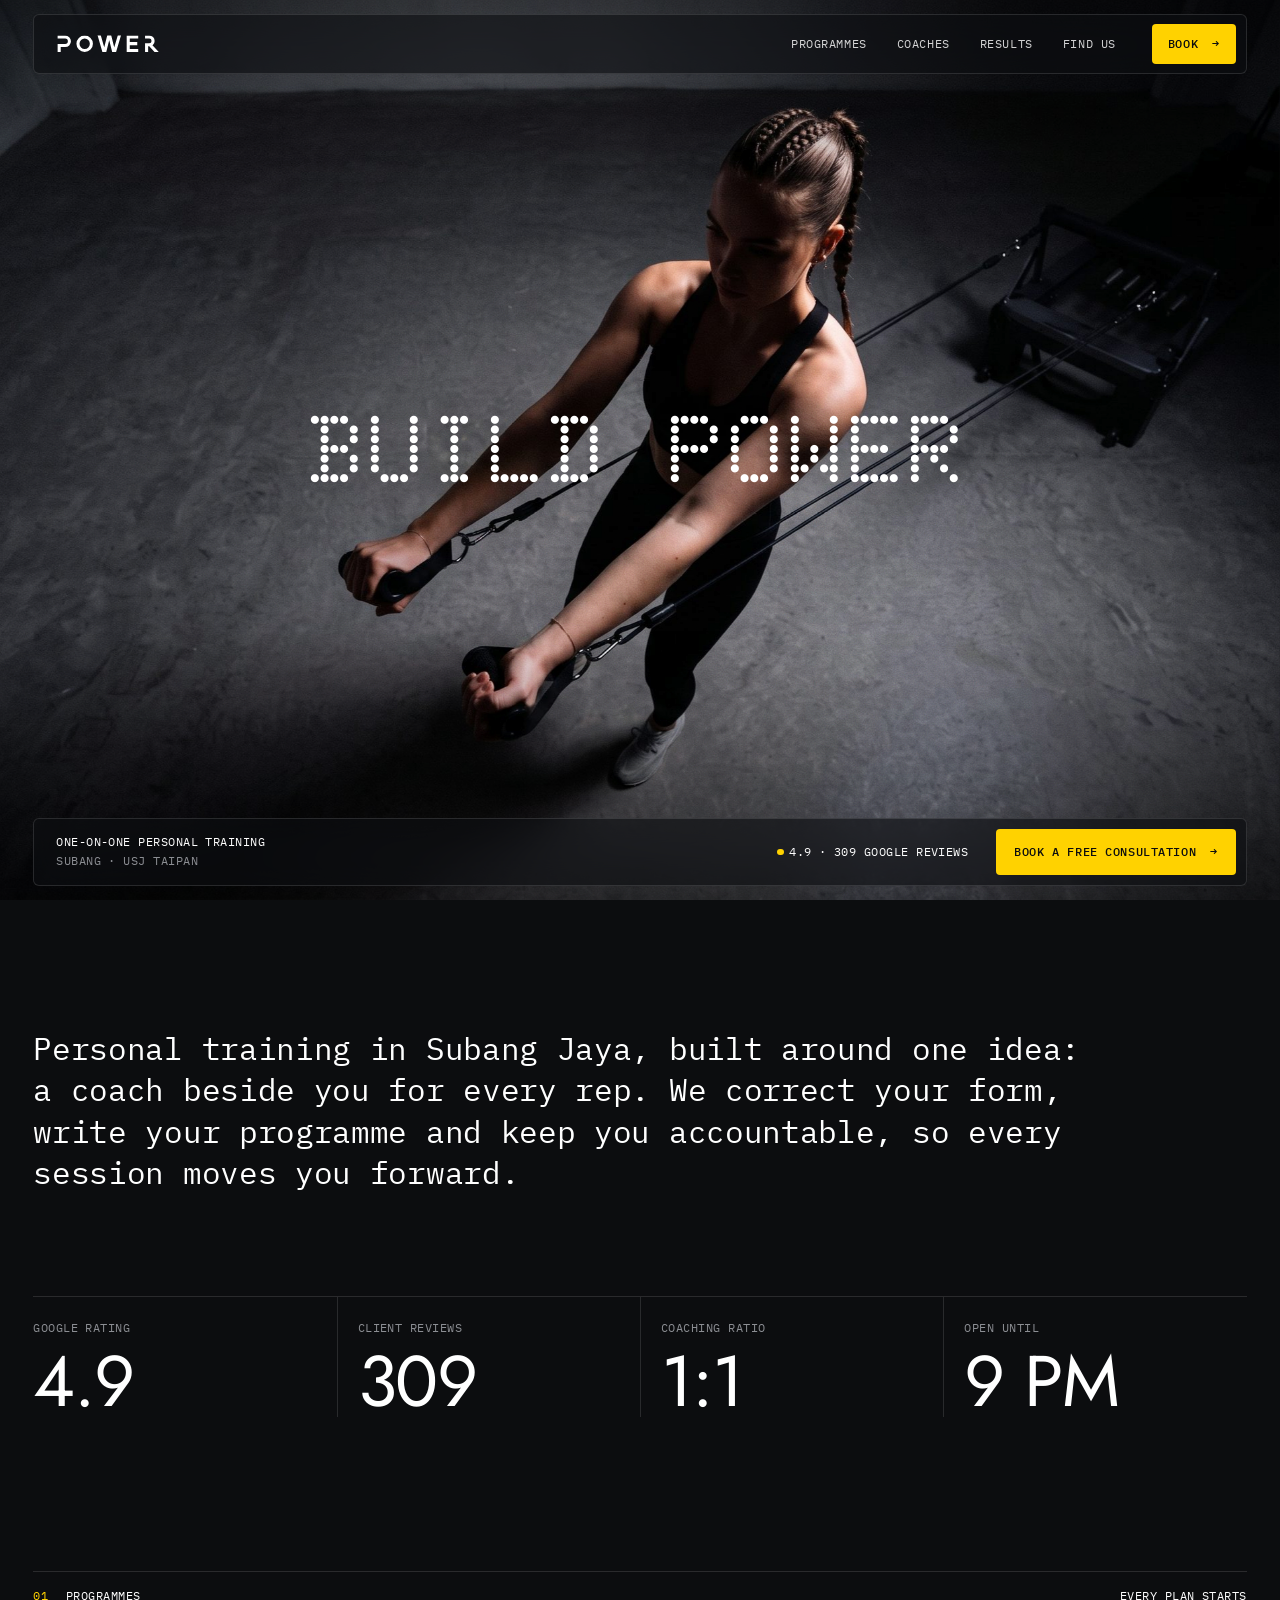
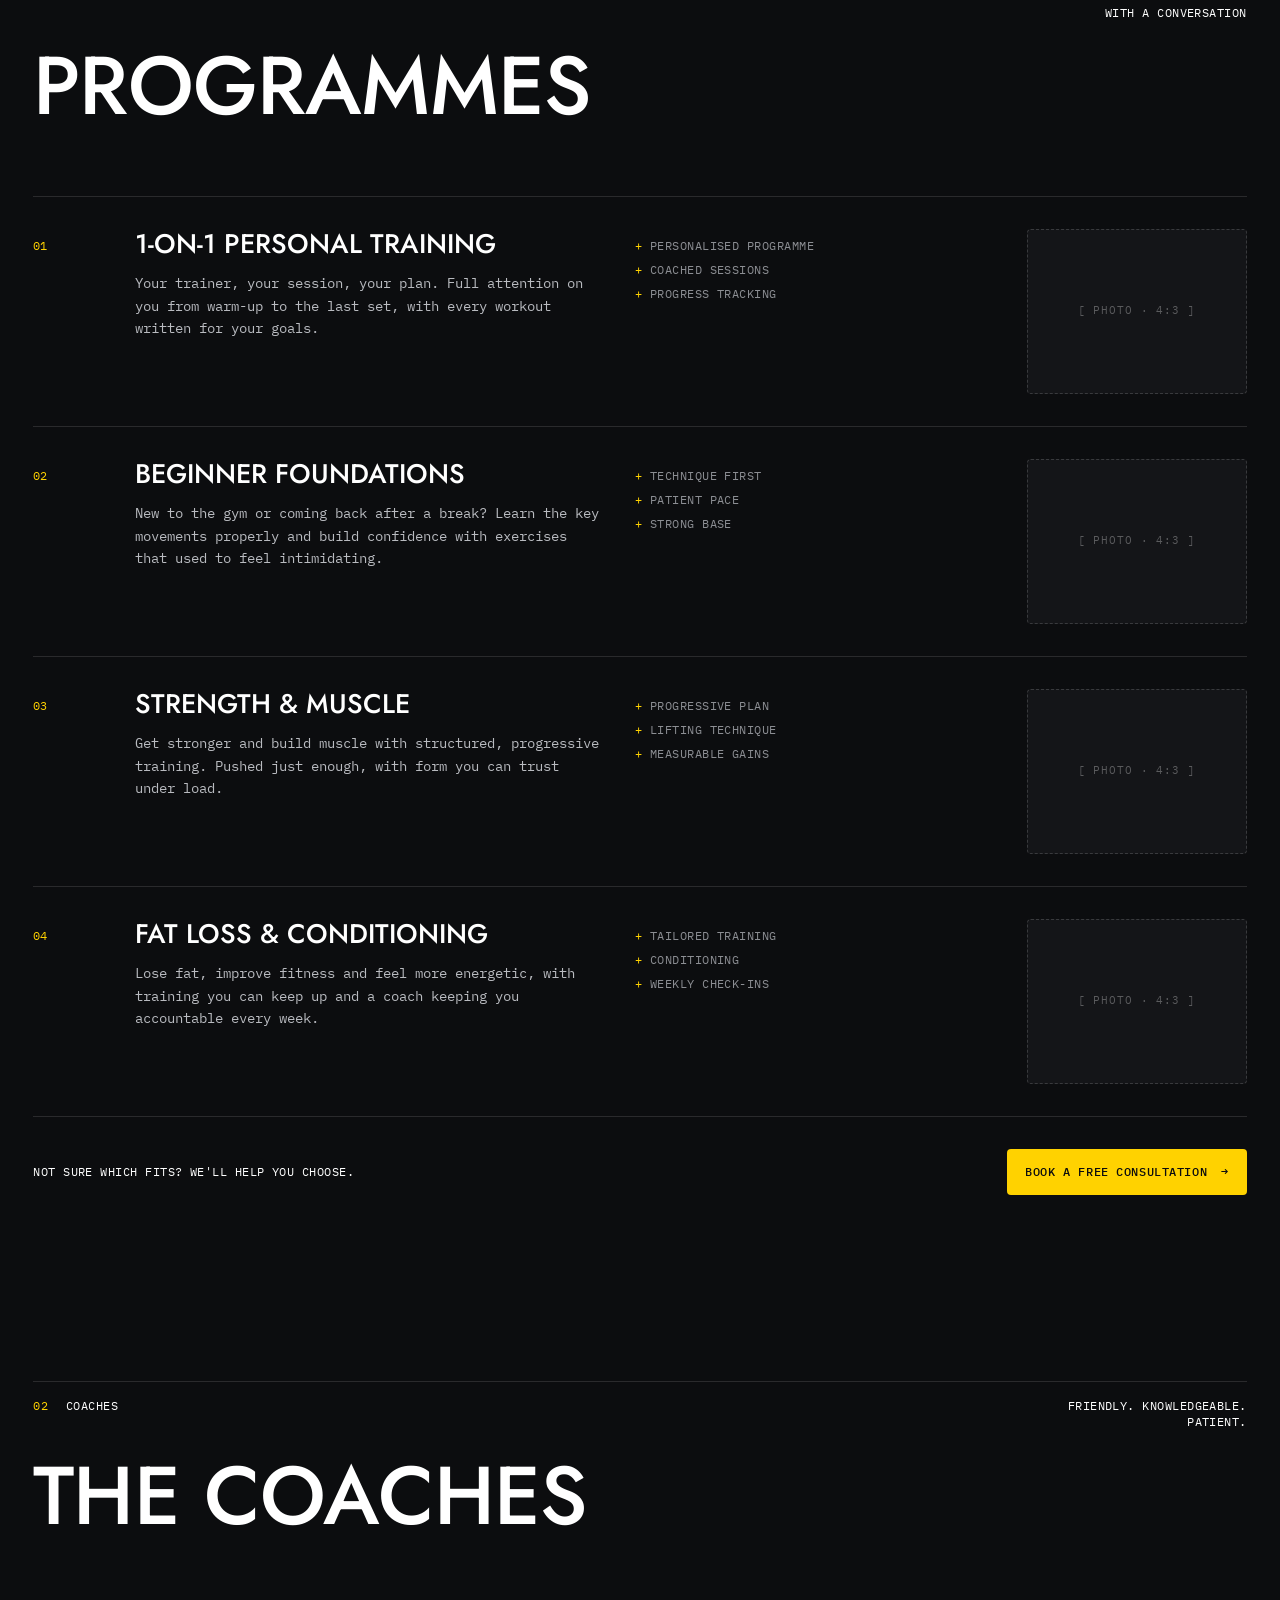
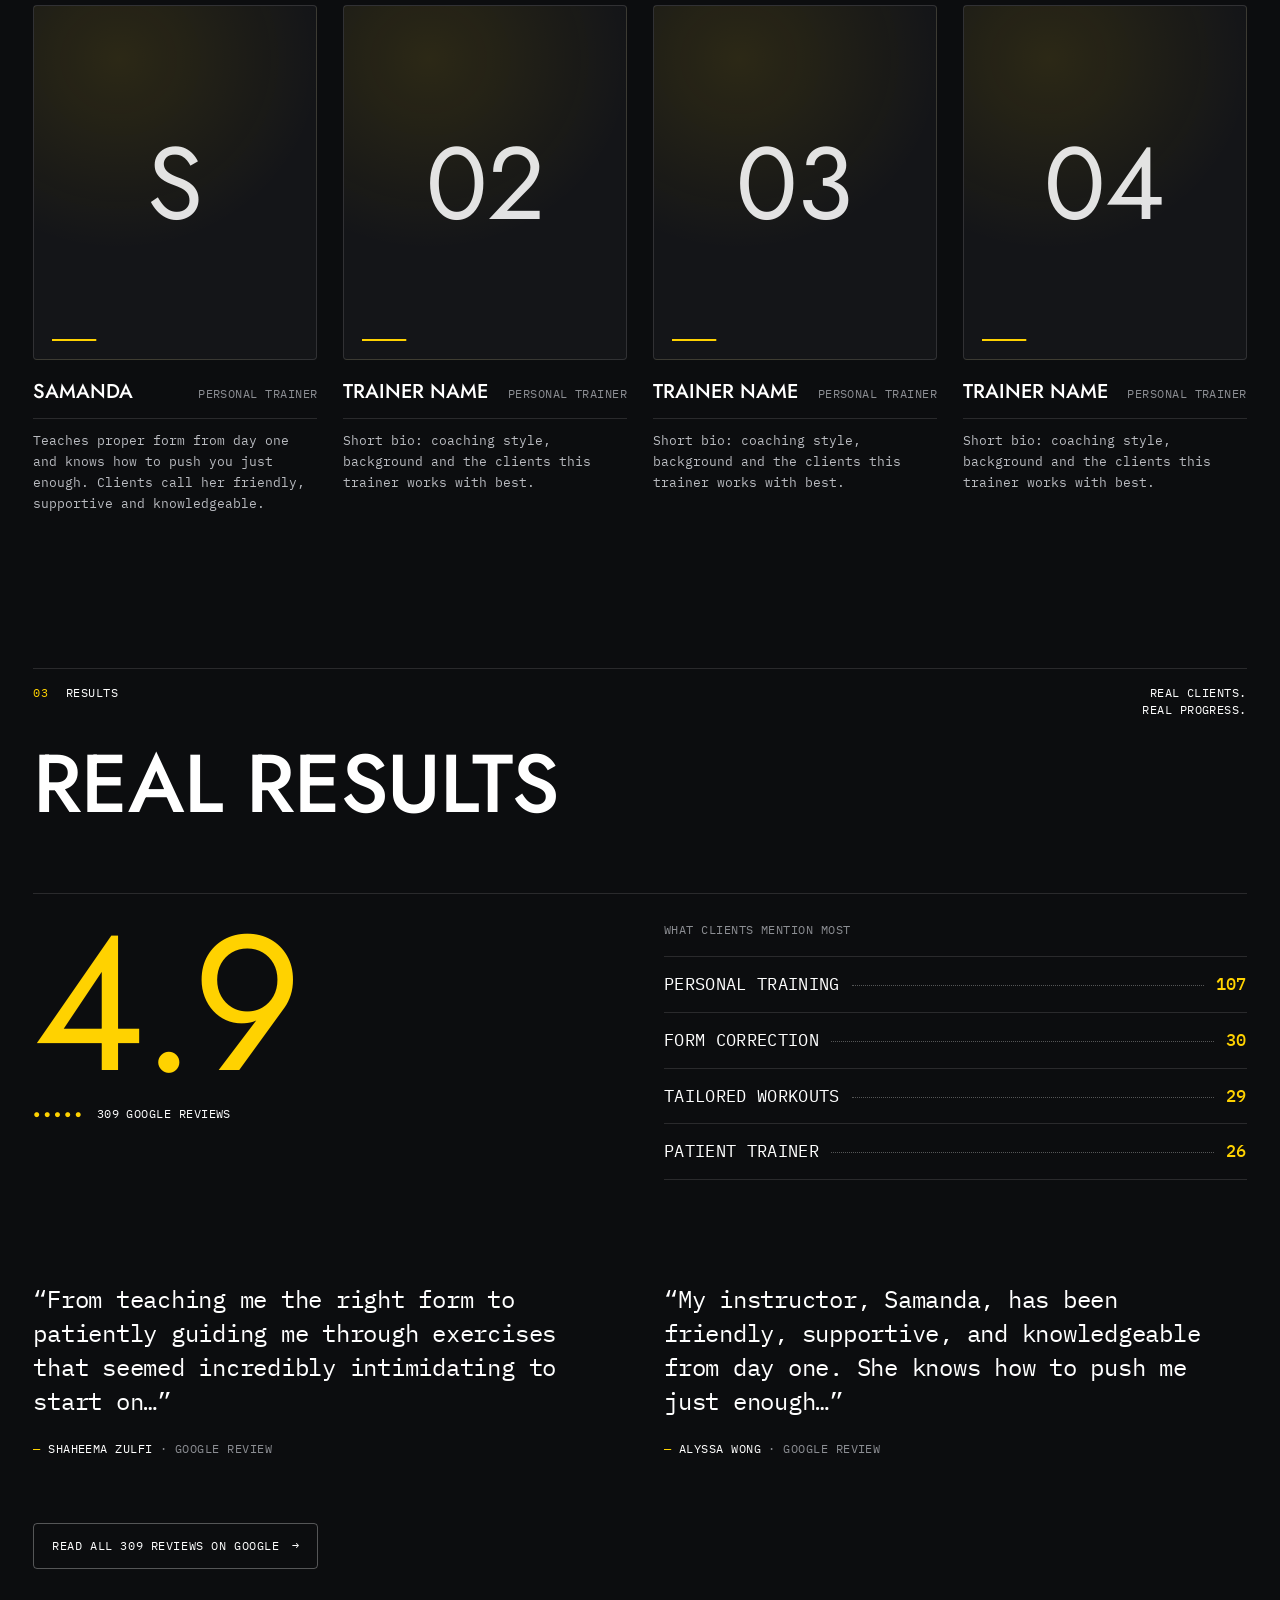
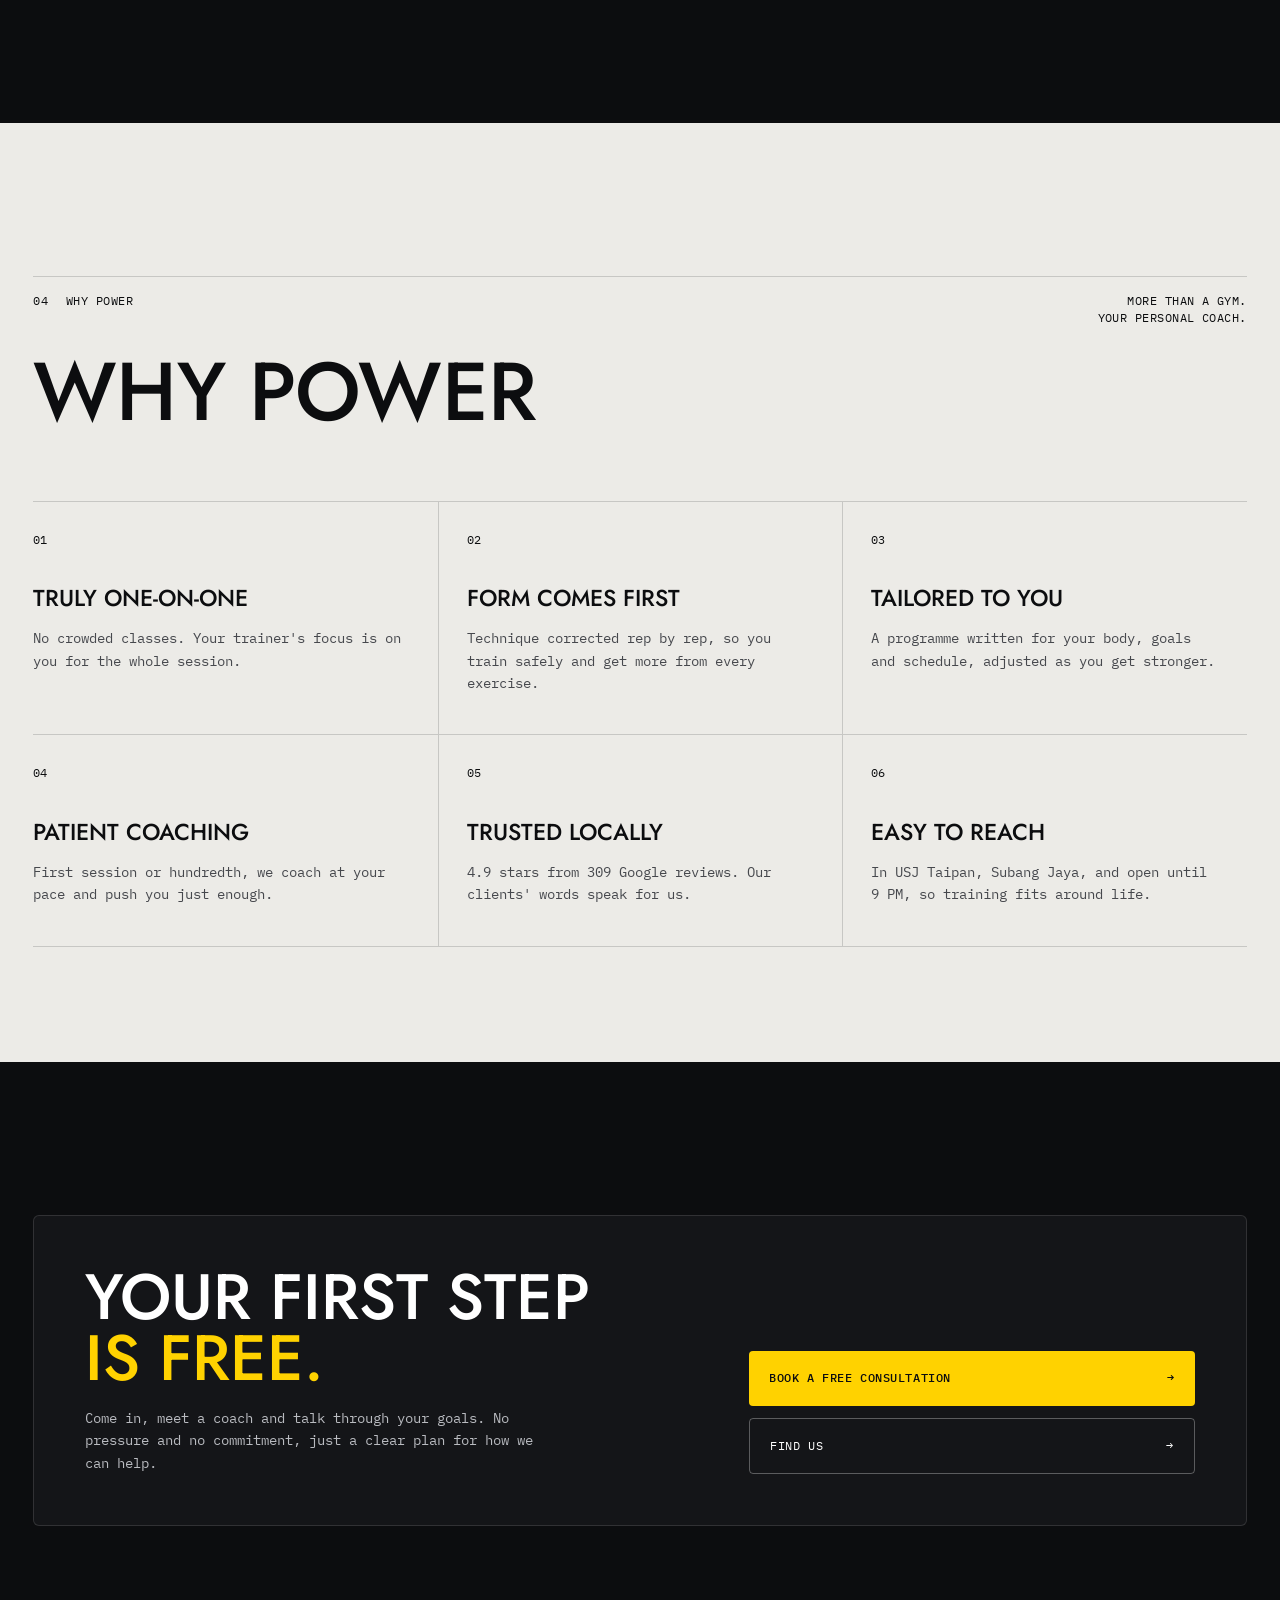
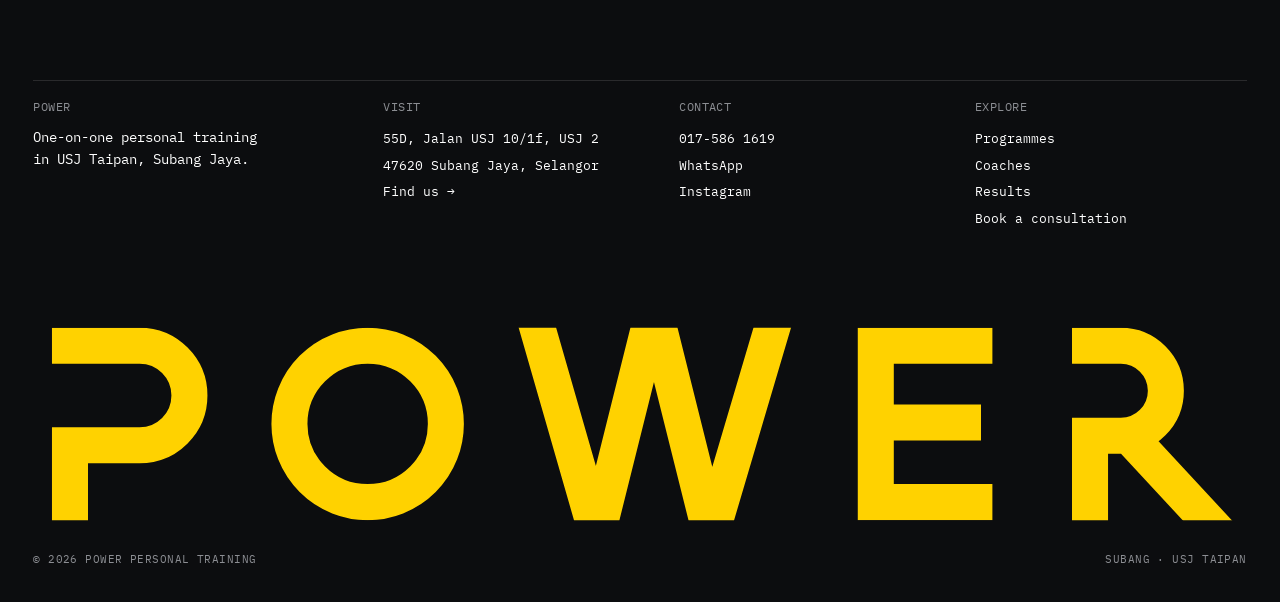
<file: index.html>
<!DOCTYPE html>
<html lang="en">
<head>
  <meta charset="UTF-8" />
  <meta name="viewport" content="width=device-width, initial-scale=1.0" />
  <title>POWER Personal Training | 1-on-1 Coaching in Subang USJ Taipan</title>
  <meta name="description" content="POWER Personal Training, USJ Taipan, Subang Jaya. One-on-one coaching, personalised programmes and form correction. Rated 4.9 from 309 Google reviews. Book a free consultation." />
  <meta name="theme-color" content="#0c0d0f" />
  <link rel="icon" href="assets/brand/power-logo.svg" type="image/svg+xml" />

  <link rel="preconnect" href="https://fonts.googleapis.com" />
  <link rel="preconnect" href="https://fonts.gstatic.com" crossorigin />
  <link href="https://fonts.googleapis.com/css2?family=Jost:wght@400;500&amp;family=IBM+Plex+Mono:wght@400;500&amp;family=Doto:ROND,wght@0..100,100..900&amp;display=swap" rel="stylesheet" />
  <link rel="stylesheet" href="styles.css" />
</head>
<body>

  <!-- ============ HEADER ============ -->
  <header class="site-header" id="top">
    <a href="index.html" class="logo" aria-label="POWER home">
      <svg viewBox="0 0 128 22" fill="none" stroke="currentColor" stroke-width="3.8" stroke-linejoin="miter" stroke-miterlimit="10" aria-hidden="true" focusable="false">
        <defs><clipPath id="cap-h"><rect x="0" y="0.6" width="128" height="20.3"/></clipPath></defs>
        <g clip-path="url(#cap-h)">
          <path d="M2 2.5H11.25A5.25 5.25 0 0 1 11.25 13H3.9V22"/>
          <circle cx="35.3" cy="10.75" r="8.25"/>
          <path d="M52.6 -1.5L59.5 22.5L65.5 -1.5L71.5 22.5L78.6 -1.5"/>
          <path d="M101.2 2.5H88.9V19H101.2M88.9 10.6H100"/>
          <path d="M109.6 2.5H114.75A4.75 4.75 0 0 1 114.75 12H111.5V22M115.6 12L125.8 23"/>
        </g>
      </svg>
    </a>

    <nav class="nav" aria-label="Main">
      <a href="index.html#programmes">Programmes</a>
      <a href="index.html#coaches">Coaches</a>
      <a href="index.html#results">Results</a>
      <a href="visit.html">Find us</a>
      <a href="book.html" class="cta">Book <span class="arrow" aria-hidden="true">→</span></a>
    </nav>

    <button class="menu-btn" id="menu-btn" aria-expanded="false" aria-controls="menu">Menu</button>
  </header>

  <div class="menu" id="menu" hidden>
    <nav aria-label="Mobile">
      <a href="index.html#programmes">Programmes</a>
      <a href="index.html#coaches">Coaches</a>
      <a href="index.html#results">Results</a>
      <a href="visit.html">Find us</a>
    </nav>
    <a href="book.html" class="cta cta-block">Book a free consultation <span aria-hidden="true">→</span></a>
    <p class="menu-foot">017-586 1619<br />55D, Jalan USJ 10/1f, Subang Jaya</p>
  </div>

  <main>

    <!-- ============ HERO ============ -->
    <section class="hero" aria-labelledby="hero-title">
      <picture>
        <source media="(max-aspect-ratio: 4/5)" srcset="assets/images/hero-mobile.jpg" />
        <img class="hero-photo" src="assets/images/hero-wide.jpg" alt="Client training with resistance bands in the POWER studio" fetchpriority="high" />
      </picture>

      <h1 id="hero-title" class="hero-title">Build Power</h1>

      <div class="hero-card">
        <p>
          <span>One-on-one personal training</span>
          <span class="muted">Subang · USJ Taipan</span>
        </p>
        <a class="rating" href="#results"><i class="dot" aria-hidden="true"></i>4.9 · 309 Google reviews</a>
        <a class="cta" href="book.html">Book a free consultation <span class="arrow" aria-hidden="true">→</span></a>
      </div>
    </section>

    <!-- ============ INTRO / STATS ============ -->
    <section class="intro" aria-label="About POWER">
      <div class="wrap">
        <p class="intro-text reveal">
          Personal training in Subang Jaya, built around one idea: a coach beside you for every rep.
          We correct your form, write your programme and keep you accountable, so every session moves you forward.
        </p>

        <dl class="stats">
          <div class="stat reveal"><dt>Google rating</dt><dd>4.9</dd></div>
          <div class="stat reveal"><dt>Client reviews</dt><dd>309</dd></div>
          <div class="stat reveal"><dt>Coaching ratio</dt><dd>1:1</dd></div>
          <div class="stat reveal"><dt>Open until</dt><dd>9 PM</dd></div>
        </dl>
      </div>
    </section>

    <!-- ============ 01 PROGRAMMES ============ -->
    <section class="section" id="programmes" aria-labelledby="programmes-title">
      <div class="wrap">
        <header class="section-head">
          <p class="label"><span>01</span> Programmes</p>
          <p class="label">Every plan starts<br />with a conversation</p>
        </header>
        <h2 id="programmes-title" class="title reveal">Programmes</h2>

        <ol class="programmes">
          <li class="programme reveal">
            <span class="programme-num">01</span>
            <div class="programme-main">
              <h3>1-on-1 Personal Training</h3>
              <p>Your trainer, your session, your plan. Full attention on you from warm-up to the last set, with every workout written for your goals.</p>
            </div>
            <ul class="programme-tags"><li>Personalised programme</li><li>Coached sessions</li><li>Progress tracking</li></ul>
            <div class="slot programme-img" data-label="Photo · 4:3"></div>
          </li>
          <li class="programme reveal">
            <span class="programme-num">02</span>
            <div class="programme-main">
              <h3>Beginner Foundations</h3>
              <p>New to the gym or coming back after a break? Learn the key movements properly and build confidence with exercises that used to feel intimidating.</p>
            </div>
            <ul class="programme-tags"><li>Technique first</li><li>Patient pace</li><li>Strong base</li></ul>
            <div class="slot programme-img" data-label="Photo · 4:3"></div>
          </li>
          <li class="programme reveal">
            <span class="programme-num">03</span>
            <div class="programme-main">
              <h3>Strength &amp; Muscle</h3>
              <p>Get stronger and build muscle with structured, progressive training. Pushed just enough, with form you can trust under load.</p>
            </div>
            <ul class="programme-tags"><li>Progressive plan</li><li>Lifting technique</li><li>Measurable gains</li></ul>
            <div class="slot programme-img" data-label="Photo · 4:3"></div>
          </li>
          <li class="programme reveal">
            <span class="programme-num">04</span>
            <div class="programme-main">
              <h3>Fat Loss &amp; Conditioning</h3>
              <p>Lose fat, improve fitness and feel more energetic, with training you can keep up and a coach keeping you accountable every week.</p>
            </div>
            <ul class="programme-tags"><li>Tailored training</li><li>Conditioning</li><li>Weekly check-ins</li></ul>
            <div class="slot programme-img" data-label="Photo · 4:3"></div>
          </li>
        </ol>

        <div class="inline-cta reveal">
          <p>Not sure which fits? We'll help you choose.</p>
          <a class="cta" href="book.html">Book a free consultation <span class="arrow" aria-hidden="true">→</span></a>
        </div>
      </div>
    </section>

    <!-- ============ 02 COACHES ============ -->
    <section class="section" id="coaches" aria-labelledby="coaches-title">
      <div class="wrap">
        <header class="section-head">
          <p class="label"><span>02</span> Coaches</p>
          <p class="label">Friendly. Knowledgeable.<br />Patient.</p>
        </header>
        <h2 id="coaches-title" class="title reveal">The Coaches</h2>

        <!-- COACHES: replace each .monogram with <div class="slot coach-img"><img src="..." alt="Coach name"></div> once real portraits arrive -->
        <div class="coaches">
          <article class="coach reveal">
            <div class="coach-img monogram" aria-hidden="true"><span>S</span></div>
            <div class="coach-meta"><h3>Samanda</h3><p class="coach-role">Personal trainer</p></div>
            <p class="coach-bio">Teaches proper form from day one and knows how to push you just enough. Clients call her friendly, supportive and knowledgeable.</p>
          </article>
          <article class="coach reveal">
            <div class="coach-img monogram" aria-hidden="true"><span>02</span></div>
            <div class="coach-meta"><h3>Trainer name</h3><p class="coach-role">Personal trainer</p></div>
            <p class="coach-bio">Short bio: coaching style, background and the clients this trainer works with best.</p>
          </article>
          <article class="coach reveal">
            <div class="coach-img monogram" aria-hidden="true"><span>03</span></div>
            <div class="coach-meta"><h3>Trainer name</h3><p class="coach-role">Personal trainer</p></div>
            <p class="coach-bio">Short bio: coaching style, background and the clients this trainer works with best.</p>
          </article>
          <article class="coach reveal">
            <div class="coach-img monogram" aria-hidden="true"><span>04</span></div>
            <div class="coach-meta"><h3>Trainer name</h3><p class="coach-role">Personal trainer</p></div>
            <p class="coach-bio">Short bio: coaching style, background and the clients this trainer works with best.</p>
          </article>
        </div>
      </div>
    </section>

    <!-- ============ 03 RESULTS ============ -->
    <section class="section" id="results" aria-labelledby="results-title">
      <div class="wrap">
        <header class="section-head">
          <p class="label"><span>03</span> Results</p>
          <p class="label">Real clients.<br />Real progress.</p>
        </header>
        <h2 id="results-title" class="title reveal">Real Results</h2>

        <!-- TRANSFORMATIONS: hidden until real client photos (with written consent) are supplied.
             Remove the "hidden" attribute below once they are added. -->
        <div class="transforms" hidden>
          <figure class="transform reveal">
            <div class="ba"><div class="slot" data-label="Before"></div><div class="slot" data-label="After"></div></div>
            <figcaption><span>Client name</span><span>Duration · Programme · Result</span></figcaption>
          </figure>
          <figure class="transform reveal">
            <div class="ba"><div class="slot" data-label="Before"></div><div class="slot" data-label="After"></div></div>
            <figcaption><span>Client name</span><span>Duration · Programme · Result</span></figcaption>
          </figure>
          <figure class="transform reveal">
            <div class="ba"><div class="slot" data-label="Before"></div><div class="slot" data-label="After"></div></div>
            <figcaption><span>Client name</span><span>Duration · Programme · Result</span></figcaption>
          </figure>
        </div>

        <div class="reviews reviews-first">
          <div class="score reveal">
            <p class="score-num">4.9</p>
            <p class="score-meta"><span class="stars" aria-hidden="true">●●●●●</span>309 Google reviews</p>
          </div>
          <div class="mentions reveal">
            <p class="label">What clients mention most</p>
            <ul>
              <li><span>Personal training</span><i aria-hidden="true"></i><b>107</b></li>
              <li><span>Form correction</span><i aria-hidden="true"></i><b>30</b></li>
              <li><span>Tailored workouts</span><i aria-hidden="true"></i><b>29</b></li>
              <li><span>Patient trainer</span><i aria-hidden="true"></i><b>26</b></li>
            </ul>
          </div>
        </div>

        <div class="quotes">
          <figure class="quote reveal">
            <blockquote>“From teaching me the right form to patiently guiding me through exercises that seemed incredibly intimidating to start on…”</blockquote>
            <figcaption>Shaheema Zulfi <span>· Google review</span></figcaption>
          </figure>
          <figure class="quote reveal">
            <blockquote>“My instructor, Samanda, has been friendly, supportive, and knowledgeable from day one. She knows how to push me just enough…”</blockquote>
            <figcaption>Alyssa Wong <span>· Google review</span></figcaption>
          </figure>
        </div>

        <p class="reviews-link reveal"><a class="btn-line" href="https://www.google.com/maps/search/?api=1&amp;query=POWER+Personal+Training+USJ+Taipan" target="_blank" rel="noopener">Read all 309 reviews on Google <span aria-hidden="true">→</span></a></p>
      </div>
    </section>

    <!-- ============ 04 WHY POWER ============ -->
    <section class="section section-light" id="why" aria-labelledby="why-title">
      <div class="wrap">
        <header class="section-head">
          <p class="label"><span>04</span> Why POWER</p>
          <p class="label">More than a gym.<br />Your personal coach.</p>
        </header>
        <h2 id="why-title" class="title reveal">Why Power</h2>

        <div class="why">
          <div class="why-item reveal"><span>01</span><h3>Truly one-on-one</h3><p>No crowded classes. Your trainer's focus is on you for the whole session.</p></div>
          <div class="why-item reveal"><span>02</span><h3>Form comes first</h3><p>Technique corrected rep by rep, so you train safely and get more from every exercise.</p></div>
          <div class="why-item reveal"><span>03</span><h3>Tailored to you</h3><p>A programme written for your body, goals and schedule, adjusted as you get stronger.</p></div>
          <div class="why-item reveal"><span>04</span><h3>Patient coaching</h3><p>First session or hundredth, we coach at your pace and push you just enough.</p></div>
          <div class="why-item reveal"><span>05</span><h3>Trusted locally</h3><p>4.9 stars from 309 Google reviews. Our clients' words speak for us.</p></div>
          <div class="why-item reveal"><span>06</span><h3>Easy to reach</h3><p>In USJ Taipan, Subang Jaya, and open until 9 PM, so training fits around life.</p></div>
        </div>
      </div>
    </section>

    <!-- ============ CLOSING CTA ============ -->
    <section class="cta-band" aria-label="Book a consultation">
      <div class="wrap">
        <div class="cta-card reveal">
          <div>
            <h2>Your first step<br /><em>is free.</em></h2>
            <p>Come in, meet a coach and talk through your goals. No pressure and no commitment, just a clear plan for how we can help.</p>
          </div>
          <div class="cta-actions">
            <a class="cta" href="book.html">Book a free consultation <span class="arrow" aria-hidden="true">→</span></a>
            <a class="btn-line" href="visit.html">Find us <span aria-hidden="true">→</span></a>
          </div>
        </div>
      </div>
    </section>

  </main>

  <!-- ============ FOOTER ============ -->
  <footer class="footer">
    <div class="wrap">
      <div class="footer-grid">
        <div>
          <p class="label">POWER</p>
          <p>One-on-one personal training<br />in USJ Taipan, Subang Jaya.</p>
        </div>
        <div>
          <p class="label">Visit</p>
          <address>
            <ul>
              <li>55D, Jalan USJ 10/1f, USJ 2</li>
              <li>47620 Subang Jaya, Selangor</li>
              <li><a href="visit.html">Find us →</a></li>
            </ul>
          </address>
        </div>
        <div>
          <p class="label">Contact</p>
          <ul>
            <li><a href="tel:+60175861619">017-586 1619</a></li>
            <li><a href="https://wa.me/60175861619" target="_blank" rel="noopener">WhatsApp</a></li>
            <li><a href="https://www.instagram.com/power.malaysia/" target="_blank" rel="noopener">Instagram</a></li>
          </ul>
        </div>
        <div>
          <p class="label">Explore</p>
          <ul>
            <li><a href="index.html#programmes">Programmes</a></li>
            <li><a href="index.html#coaches">Coaches</a></li>
            <li><a href="index.html#results">Results</a></li>
            <li><a href="book.html">Book a consultation</a></li>
          </ul>
        </div>
      </div>

      <div class="footer-mark">
        <svg viewBox="0 0 128 22" fill="none" stroke="currentColor" stroke-width="3.8" stroke-linejoin="miter" stroke-miterlimit="10" aria-hidden="true" focusable="false">
        <defs><clipPath id="cap-f"><rect x="0" y="0.6" width="128" height="20.3"/></clipPath></defs>
        <g clip-path="url(#cap-f)">
          <path d="M2 2.5H11.25A5.25 5.25 0 0 1 11.25 13H3.9V22"/>
          <circle cx="35.3" cy="10.75" r="8.25"/>
          <path d="M52.6 -1.5L59.5 22.5L65.5 -1.5L71.5 22.5L78.6 -1.5"/>
          <path d="M101.2 2.5H88.9V19H101.2M88.9 10.6H100"/>
          <path d="M109.6 2.5H114.75A4.75 4.75 0 0 1 114.75 12H111.5V22M115.6 12L125.8 23"/>
        </g>
      </svg>
      </div>

      <div class="footer-legal">
        <span>© <span id="year">2026</span> POWER Personal Training</span>
        <span>Subang · USJ Taipan</span>
      </div>
    </div>
  </footer>

  <script src="script.js"></script>
</body>
</html>
</file>
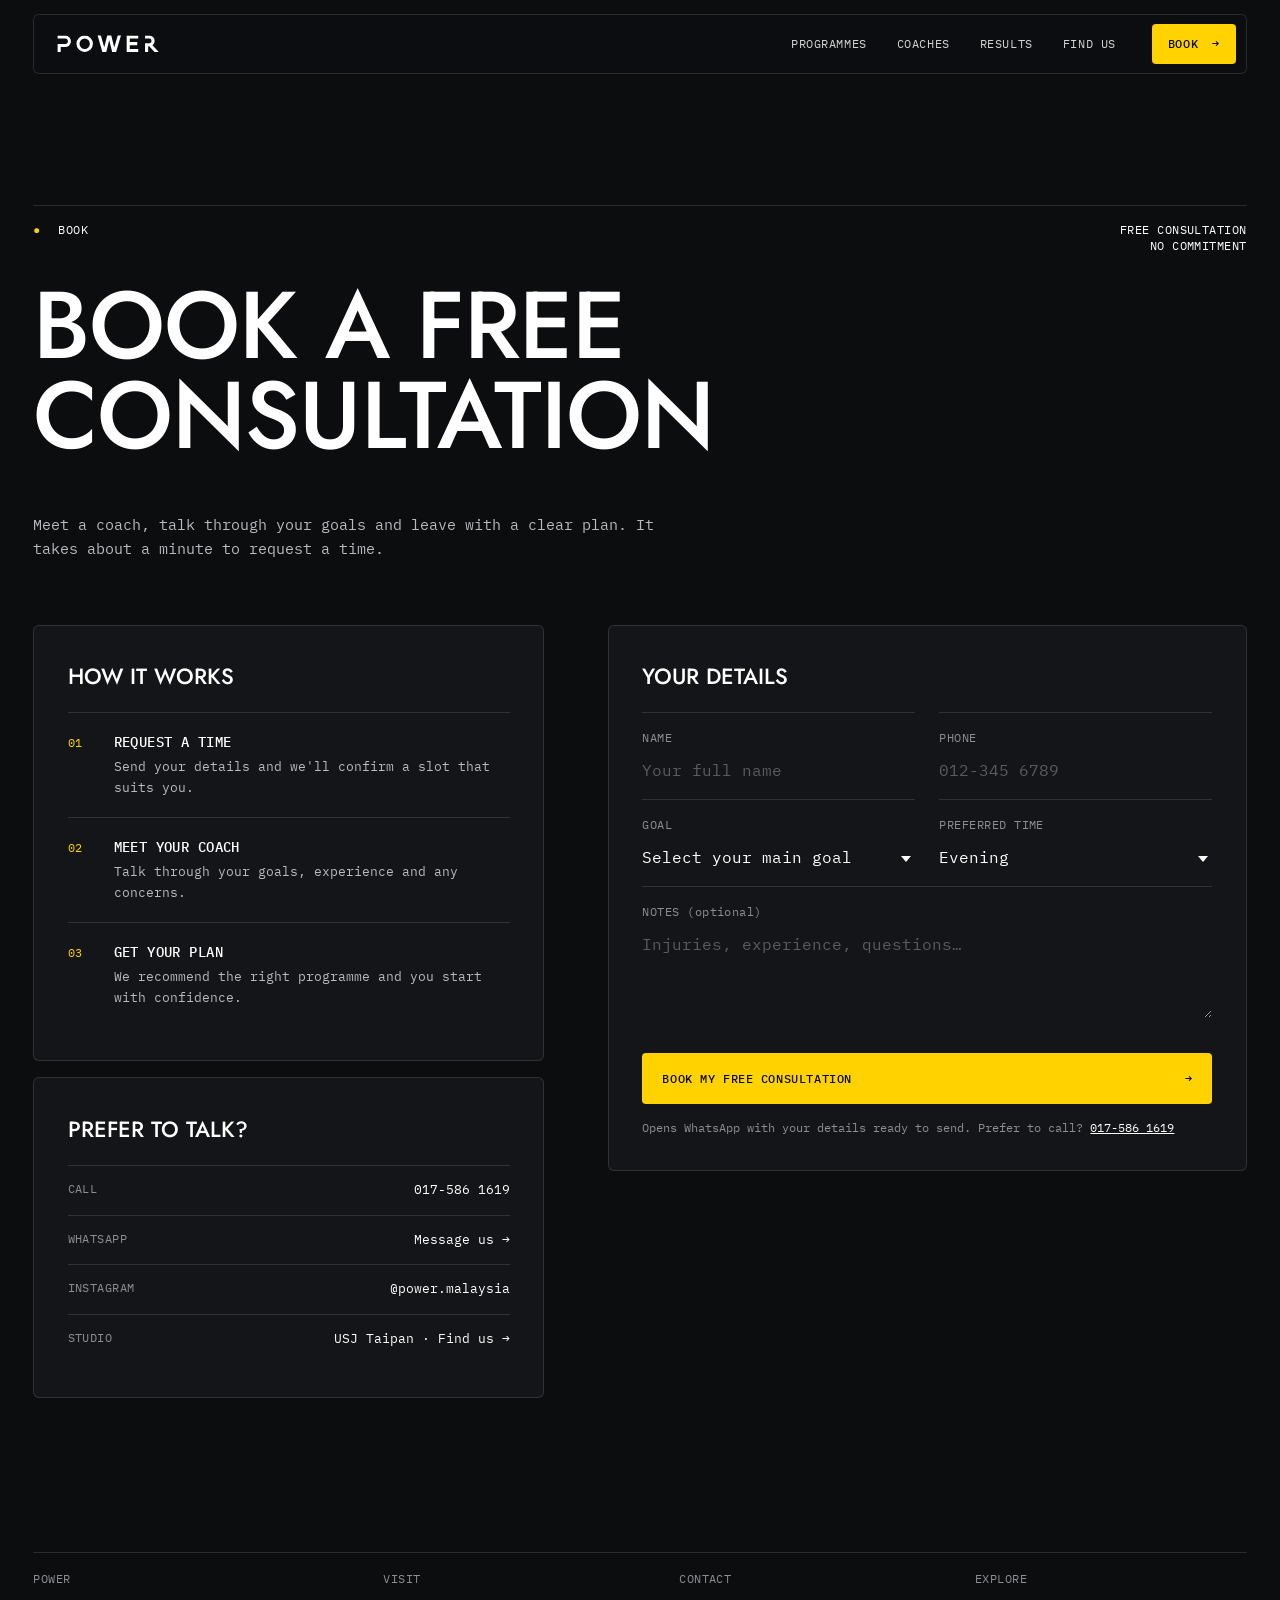
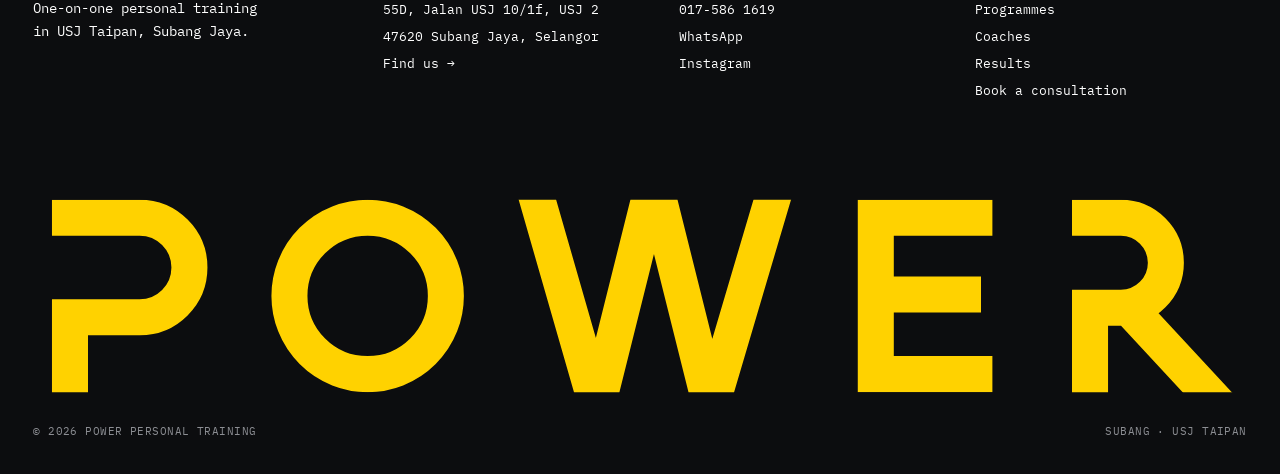
<file: book.html>
<!DOCTYPE html>
<html lang="en">
<head>
  <meta charset="UTF-8" />
  <meta name="viewport" content="width=device-width, initial-scale=1.0" />
  <title>Book a Free Consultation | POWER Personal Training</title>
  <meta name="description" content="Book a free, no-commitment consultation at POWER Personal Training, USJ Taipan, Subang Jaya." />
  <meta name="theme-color" content="#0c0d0f" />
  <link rel="icon" href="assets/brand/power-logo.svg" type="image/svg+xml" />

  <link rel="preconnect" href="https://fonts.googleapis.com" />
  <link rel="preconnect" href="https://fonts.gstatic.com" crossorigin />
  <link href="https://fonts.googleapis.com/css2?family=Jost:wght@400;500&amp;family=IBM+Plex+Mono:wght@400;500&amp;display=swap" rel="stylesheet" />
  <link rel="stylesheet" href="styles.css" />
</head>
<body>

  <!-- ============ HEADER ============ -->
  <header class="site-header" id="top">
    <a href="index.html" class="logo" aria-label="POWER home">
      <svg viewBox="0 0 128 22" fill="none" stroke="currentColor" stroke-width="3.8" stroke-linejoin="miter" stroke-miterlimit="10" aria-hidden="true" focusable="false">
        <defs><clipPath id="cap-h"><rect x="0" y="0.6" width="128" height="20.3"/></clipPath></defs>
        <g clip-path="url(#cap-h)">
          <path d="M2 2.5H11.25A5.25 5.25 0 0 1 11.25 13H3.9V22"/>
          <circle cx="35.3" cy="10.75" r="8.25"/>
          <path d="M52.6 -1.5L59.5 22.5L65.5 -1.5L71.5 22.5L78.6 -1.5"/>
          <path d="M101.2 2.5H88.9V19H101.2M88.9 10.6H100"/>
          <path d="M109.6 2.5H114.75A4.75 4.75 0 0 1 114.75 12H111.5V22M115.6 12L125.8 23"/>
        </g>
      </svg>
    </a>

    <nav class="nav" aria-label="Main">
      <a href="index.html#programmes">Programmes</a>
      <a href="index.html#coaches">Coaches</a>
      <a href="index.html#results">Results</a>
      <a href="visit.html">Find us</a>
      <a href="book.html" class="cta" aria-current="page">Book <span class="arrow" aria-hidden="true">→</span></a>
    </nav>

    <button class="menu-btn" id="menu-btn" aria-expanded="false" aria-controls="menu">Menu</button>
  </header>

  <div class="menu" id="menu" hidden>
    <nav aria-label="Mobile">
      <a href="index.html#programmes">Programmes</a>
      <a href="index.html#coaches">Coaches</a>
      <a href="index.html#results">Results</a>
      <a href="visit.html">Find us</a>
    </nav>
    <a href="book.html" class="cta cta-block">Book a free consultation <span aria-hidden="true">→</span></a>
    <p class="menu-foot">017-586 1619<br />55D, Jalan USJ 10/1f, Subang Jaya</p>
  </div>

  <main>
    <section class="page-head" aria-labelledby="book-title">
      <div class="wrap">
        <header class="section-head">
          <p class="label"><span>●</span> Book</p>
          <p class="label">Free consultation<br />No commitment</p>
        </header>
        <h1 id="book-title" class="title">Book a free<br />consultation</h1>
        <p class="lead">Meet a coach, talk through your goals and leave with a clear plan. It takes about a minute to request a time.</p>

        <div class="book">
          <div class="side">
            <div class="card">
              <h2 class="card-title">How it works</h2>
              <ol class="steps">
                <li><span>01</span><div><h3>Request a time</h3><p>Send your details and we'll confirm a slot that suits you.</p></div></li>
                <li><span>02</span><div><h3>Meet your coach</h3><p>Talk through your goals, experience and any concerns.</p></div></li>
                <li><span>03</span><div><h3>Get your plan</h3><p>We recommend the right programme and you start with confidence.</p></div></li>
              </ol>
            </div>

            <div class="card">
              <h2 class="card-title">Prefer to talk?</h2>
              <ul class="contact-list">
                <li><span>Call</span><a href="tel:+60175861619">017-586 1619</a></li>
                <li><span>WhatsApp</span><a href="https://wa.me/60175861619" target="_blank" rel="noopener">Message us →</a></li>
                <li><span>Instagram</span><a href="https://www.instagram.com/power.malaysia/" target="_blank" rel="noopener">@power.malaysia</a></li>
                <li><span>Studio</span><a href="visit.html">USJ Taipan · Find us →</a></li>
              </ul>
            </div>
          </div>

          <form class="card form" id="book-form" novalidate>
            <h2 class="card-title">Your details</h2>
            <div class="field">
              <label for="f-name">Name</label>
              <input id="f-name" name="name" type="text" autocomplete="name" placeholder="Your full name" required />
            </div>
            <div class="field">
              <label for="f-phone">Phone</label>
              <input id="f-phone" name="phone" type="tel" autocomplete="tel" placeholder="012-345 6789" required />
            </div>
            <div class="field">
              <label for="f-goal">Goal</label>
              <select id="f-goal" name="goal" required>
                <option value="" selected disabled>Select your main goal</option>
                <option>Lose fat / get fitter</option>
                <option>Build strength &amp; muscle</option>
                <option>Learn proper form / beginner</option>
                <option>General health &amp; wellbeing</option>
                <option>Other</option>
              </select>
            </div>
            <div class="field">
              <label for="f-time">Preferred time</label>
              <select id="f-time" name="time">
                <option>Morning</option>
                <option>Afternoon</option>
                <option selected>Evening</option>
                <option>Weekend</option>
              </select>
            </div>
            <div class="field field-full">
              <label for="f-msg">Notes <span class="opt">(optional)</span></label>
              <textarea id="f-msg" name="message" rows="3" placeholder="Injuries, experience, questions…"></textarea>
            </div>

            <p class="form-error" id="form-error" role="alert" hidden>Please add your name, phone number and main goal.</p>

            <div class="form-foot">
              <button type="submit" class="cta cta-block">Book my free consultation <span class="arrow" aria-hidden="true">→</span></button>
              <p class="form-note">Opens WhatsApp with your details ready to send. Prefer to call? <a href="tel:+60175861619">017-586 1619</a></p>
            </div>
          </form>
        </div>
      </div>
    </section>
  </main>

  <!-- ============ FOOTER ============ -->
  <footer class="footer">
    <div class="wrap">
      <div class="footer-grid">
        <div>
          <p class="label">POWER</p>
          <p>One-on-one personal training<br />in USJ Taipan, Subang Jaya.</p>
        </div>
        <div>
          <p class="label">Visit</p>
          <address>
            <ul>
              <li>55D, Jalan USJ 10/1f, USJ 2</li>
              <li>47620 Subang Jaya, Selangor</li>
              <li><a href="visit.html">Find us →</a></li>
            </ul>
          </address>
        </div>
        <div>
          <p class="label">Contact</p>
          <ul>
            <li><a href="tel:+60175861619">017-586 1619</a></li>
            <li><a href="https://wa.me/60175861619" target="_blank" rel="noopener">WhatsApp</a></li>
            <li><a href="https://www.instagram.com/power.malaysia/" target="_blank" rel="noopener">Instagram</a></li>
          </ul>
        </div>
        <div>
          <p class="label">Explore</p>
          <ul>
            <li><a href="index.html#programmes">Programmes</a></li>
            <li><a href="index.html#coaches">Coaches</a></li>
            <li><a href="index.html#results">Results</a></li>
            <li><a href="book.html">Book a consultation</a></li>
          </ul>
        </div>
      </div>

      <div class="footer-mark">
        <svg viewBox="0 0 128 22" fill="none" stroke="currentColor" stroke-width="3.8" stroke-linejoin="miter" stroke-miterlimit="10" aria-hidden="true" focusable="false">
        <defs><clipPath id="cap-f"><rect x="0" y="0.6" width="128" height="20.3"/></clipPath></defs>
        <g clip-path="url(#cap-f)">
          <path d="M2 2.5H11.25A5.25 5.25 0 0 1 11.25 13H3.9V22"/>
          <circle cx="35.3" cy="10.75" r="8.25"/>
          <path d="M52.6 -1.5L59.5 22.5L65.5 -1.5L71.5 22.5L78.6 -1.5"/>
          <path d="M101.2 2.5H88.9V19H101.2M88.9 10.6H100"/>
          <path d="M109.6 2.5H114.75A4.75 4.75 0 0 1 114.75 12H111.5V22M115.6 12L125.8 23"/>
        </g>
      </svg>
      </div>

      <div class="footer-legal">
        <span>© <span id="year">2026</span> POWER Personal Training</span>
        <span>Subang · USJ Taipan</span>
      </div>
    </div>
  </footer>

  <script src="script.js"></script>
</body>
</html>
</file>
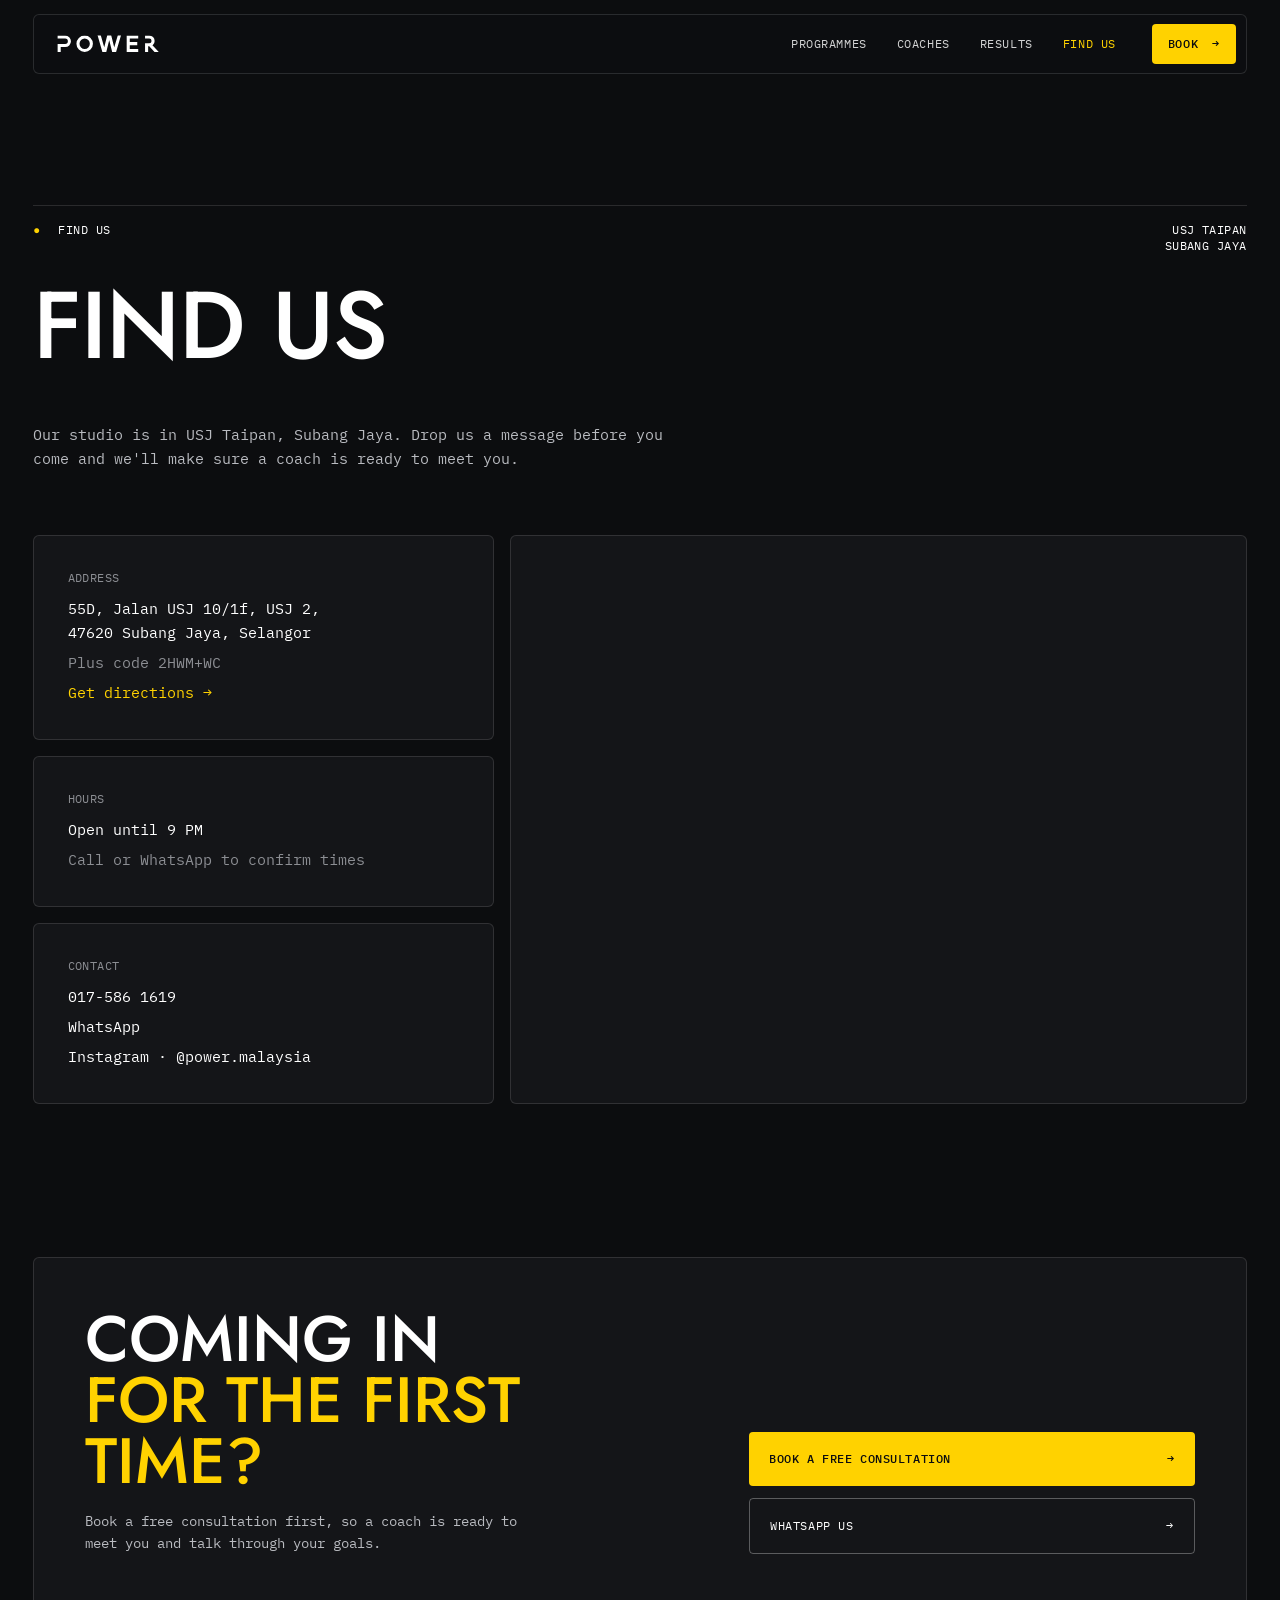
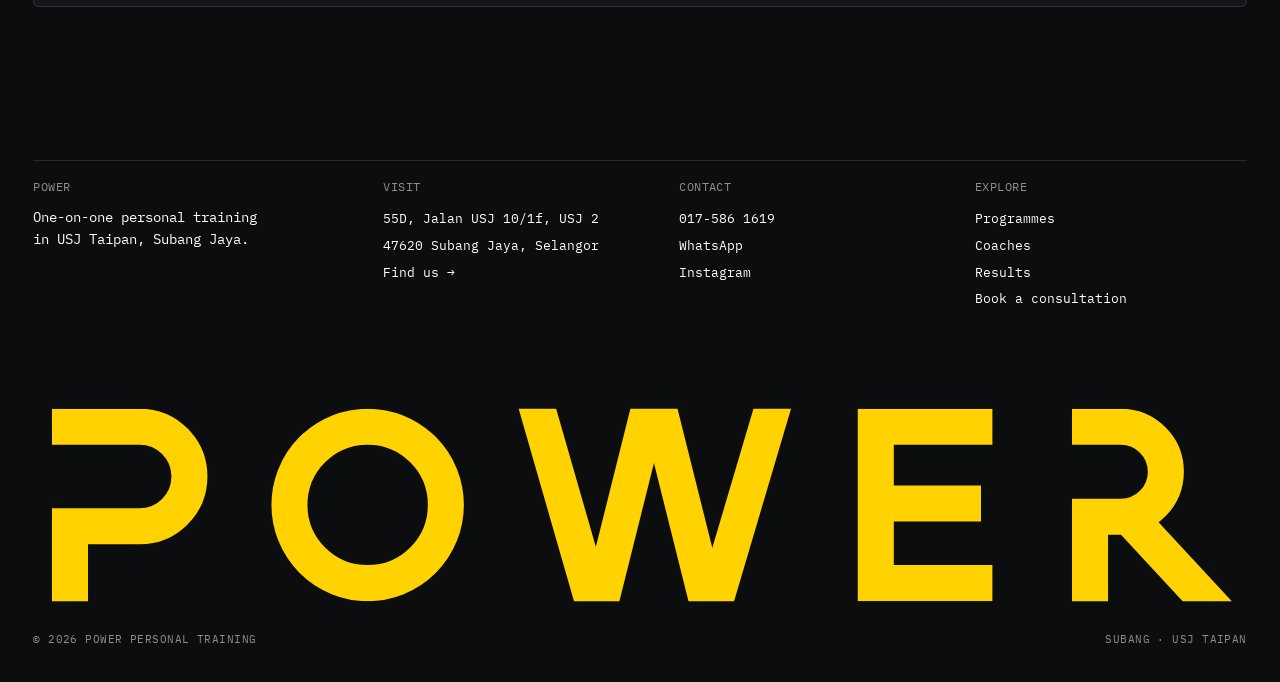
<file: visit.html>
<!DOCTYPE html>
<html lang="en">
<head>
  <meta charset="UTF-8" />
  <meta name="viewport" content="width=device-width, initial-scale=1.0" />
  <title>Find Us | POWER Personal Training, USJ Taipan</title>
  <meta name="description" content="POWER Personal Training: 55D, Jalan USJ 10/1f, USJ 2, 47620 Subang Jaya, Selangor. Open until 9 PM. Call 017-586 1619." />
  <meta name="theme-color" content="#0c0d0f" />
  <link rel="icon" href="assets/brand/power-logo.svg" type="image/svg+xml" />

  <link rel="preconnect" href="https://fonts.googleapis.com" />
  <link rel="preconnect" href="https://fonts.gstatic.com" crossorigin />
  <link href="https://fonts.googleapis.com/css2?family=Jost:wght@400;500&amp;family=IBM+Plex+Mono:wght@400;500&amp;display=swap" rel="stylesheet" />
  <link rel="stylesheet" href="styles.css" />
</head>
<body>

  <!-- ============ HEADER ============ -->
  <header class="site-header" id="top">
    <a href="index.html" class="logo" aria-label="POWER home">
      <svg viewBox="0 0 128 22" fill="none" stroke="currentColor" stroke-width="3.8" stroke-linejoin="miter" stroke-miterlimit="10" aria-hidden="true" focusable="false">
        <defs><clipPath id="cap-h"><rect x="0" y="0.6" width="128" height="20.3"/></clipPath></defs>
        <g clip-path="url(#cap-h)">
          <path d="M2 2.5H11.25A5.25 5.25 0 0 1 11.25 13H3.9V22"/>
          <circle cx="35.3" cy="10.75" r="8.25"/>
          <path d="M52.6 -1.5L59.5 22.5L65.5 -1.5L71.5 22.5L78.6 -1.5"/>
          <path d="M101.2 2.5H88.9V19H101.2M88.9 10.6H100"/>
          <path d="M109.6 2.5H114.75A4.75 4.75 0 0 1 114.75 12H111.5V22M115.6 12L125.8 23"/>
        </g>
      </svg>
    </a>

    <nav class="nav" aria-label="Main">
      <a href="index.html#programmes">Programmes</a>
      <a href="index.html#coaches">Coaches</a>
      <a href="index.html#results">Results</a>
      <a href="visit.html" aria-current="page">Find us</a>
      <a href="book.html" class="cta">Book <span class="arrow" aria-hidden="true">→</span></a>
    </nav>

    <button class="menu-btn" id="menu-btn" aria-expanded="false" aria-controls="menu">Menu</button>
  </header>

  <div class="menu" id="menu" hidden>
    <nav aria-label="Mobile">
      <a href="index.html#programmes">Programmes</a>
      <a href="index.html#coaches">Coaches</a>
      <a href="index.html#results">Results</a>
      <a href="visit.html">Find us</a>
    </nav>
    <a href="book.html" class="cta cta-block">Book a free consultation <span aria-hidden="true">→</span></a>
    <p class="menu-foot">017-586 1619<br />55D, Jalan USJ 10/1f, Subang Jaya</p>
  </div>

  <main>
    <section class="page-head" aria-labelledby="visit-title">
      <div class="wrap">
        <header class="section-head">
          <p class="label"><span>●</span> Find us</p>
          <p class="label">USJ Taipan<br />Subang Jaya</p>
        </header>
        <h1 id="visit-title" class="title">Find us</h1>
        <p class="lead">Our studio is in USJ Taipan, Subang Jaya. Drop us a message before you come and we'll make sure a coach is ready to meet you.</p>

        <div class="visit">
          <div class="visit-cards">
            <dl class="card info-card">
              <dt>Address</dt>
              <dd><address>55D, Jalan USJ 10/1f, USJ 2,<br />47620 Subang Jaya, Selangor</address></dd>
              <dd class="muted">Plus code 2HWM+WC</dd>
              <dd><a class="link" href="https://www.google.com/maps/search/?api=1&amp;query=POWER+Personal+Training+55D+Jalan+USJ+10%2F1f+Subang+Jaya" target="_blank" rel="noopener">Get directions →</a></dd>
            </dl>
            <dl class="card info-card">
              <dt>Hours</dt>
              <!-- HOURS: replace with the full weekly opening hours -->
              <dd>Open until 9 PM</dd>
              <dd class="muted">Call or WhatsApp to confirm times</dd>
            </dl>
            <dl class="card info-card">
              <dt>Contact</dt>
              <dd><a href="tel:+60175861619">017-586 1619</a></dd>
              <dd><a href="https://wa.me/60175861619" target="_blank" rel="noopener">WhatsApp</a></dd>
              <dd><a href="https://www.instagram.com/power.malaysia/" target="_blank" rel="noopener">Instagram · @power.malaysia</a></dd>
            </dl>
          </div>

          <div class="map">
            <iframe
              title="Map showing POWER Personal Training, USJ Taipan"
              src="https://www.google.com/maps?q=POWER+Personal+Training+55D+Jalan+USJ+10%2F1f+Subang+Jaya&amp;output=embed"
              loading="lazy"
              referrerpolicy="no-referrer-when-downgrade"
              allowfullscreen></iframe>
          </div>
        </div>
      </div>
    </section>

    <!-- ============ CLOSING CTA ============ -->
    <section class="cta-band" aria-label="Book a consultation">
      <div class="wrap">
        <div class="cta-card reveal">
          <div>
            <h2>Coming in<br /><em>for the first time?</em></h2>
            <p>Book a free consultation first, so a coach is ready to meet you and talk through your goals.</p>
          </div>
          <div class="cta-actions">
            <a class="cta" href="book.html">Book a free consultation <span class="arrow" aria-hidden="true">→</span></a>
            <a class="btn-line" href="https://wa.me/60175861619" target="_blank" rel="noopener">WhatsApp us <span aria-hidden="true">→</span></a>
          </div>
        </div>
      </div>
    </section>

  </main>

  <!-- ============ FOOTER ============ -->
  <footer class="footer">
    <div class="wrap">
      <div class="footer-grid">
        <div>
          <p class="label">POWER</p>
          <p>One-on-one personal training<br />in USJ Taipan, Subang Jaya.</p>
        </div>
        <div>
          <p class="label">Visit</p>
          <address>
            <ul>
              <li>55D, Jalan USJ 10/1f, USJ 2</li>
              <li>47620 Subang Jaya, Selangor</li>
              <li><a href="visit.html">Find us →</a></li>
            </ul>
          </address>
        </div>
        <div>
          <p class="label">Contact</p>
          <ul>
            <li><a href="tel:+60175861619">017-586 1619</a></li>
            <li><a href="https://wa.me/60175861619" target="_blank" rel="noopener">WhatsApp</a></li>
            <li><a href="https://www.instagram.com/power.malaysia/" target="_blank" rel="noopener">Instagram</a></li>
          </ul>
        </div>
        <div>
          <p class="label">Explore</p>
          <ul>
            <li><a href="index.html#programmes">Programmes</a></li>
            <li><a href="index.html#coaches">Coaches</a></li>
            <li><a href="index.html#results">Results</a></li>
            <li><a href="book.html">Book a consultation</a></li>
          </ul>
        </div>
      </div>

      <div class="footer-mark">
        <svg viewBox="0 0 128 22" fill="none" stroke="currentColor" stroke-width="3.8" stroke-linejoin="miter" stroke-miterlimit="10" aria-hidden="true" focusable="false">
        <defs><clipPath id="cap-f"><rect x="0" y="0.6" width="128" height="20.3"/></clipPath></defs>
        <g clip-path="url(#cap-f)">
          <path d="M2 2.5H11.25A5.25 5.25 0 0 1 11.25 13H3.9V22"/>
          <circle cx="35.3" cy="10.75" r="8.25"/>
          <path d="M52.6 -1.5L59.5 22.5L65.5 -1.5L71.5 22.5L78.6 -1.5"/>
          <path d="M101.2 2.5H88.9V19H101.2M88.9 10.6H100"/>
          <path d="M109.6 2.5H114.75A4.75 4.75 0 0 1 114.75 12H111.5V22M115.6 12L125.8 23"/>
        </g>
      </svg>
      </div>

      <div class="footer-legal">
        <span>© <span id="year">2026</span> POWER Personal Training</span>
        <span>Subang · USJ Taipan</span>
      </div>
    </div>
  </footer>

  <script src="script.js"></script>
</body>
</html>
</file>
<file: styles.css>
/* =========================================================
   POWER Personal Training
   Headings: Jost · Small text: IBM Plex Mono · Hero headline only: Doto
   ========================================================= */

:root {
  --yellow: #ffd200;            /* swap for the exact POWER yellow */
  --black: #0c0d0f;
  --surface: #141518;
  --surface-2: #1a1b1f;
  --white: #ffffff;
  --paper: #ecebe7;             /* light section background */
  --muted: #8c8e93;
  --soft: #b9bbc0;
  --line: rgba(255, 255, 255, .12);
  --line-dark: rgba(12, 13, 15, .16);
  --card-bg: rgba(14, 15, 18, .62);

  --sans: "Jost", "Futura", "Century Gothic", system-ui, sans-serif;
  --mono: "IBM Plex Mono", ui-monospace, "SFMono-Regular", Menlo, monospace;
  --dots: "Doto", var(--mono);

  --edge: clamp(16px, 2.6vw, 40px);
  --radius: 6px;
  --fs-label: clamp(11px, .9vw, 12.5px);
  --fs-body: clamp(14px, 1.05vw, 15px);
  --ease: cubic-bezier(.2, .7, .2, 1);
}

*, *::before, *::after { box-sizing: border-box; }
html { scroll-behavior: smooth; scroll-padding-top: 100px; }
body {
  margin: 0;
  background: var(--black);
  color: var(--white);
  font-family: var(--mono);
  font-size: var(--fs-body);
  line-height: 1.6;
  -webkit-font-smoothing: antialiased;
}
h1, h2, h3, p, dl, dd, figure, blockquote, ol, ul, address { margin: 0; }
ol, ul { padding: 0; list-style: none; }
address { font-style: normal; }
a { color: inherit; text-decoration: none; }
img, iframe, svg { display: block; max-width: 100%; }

.wrap { padding: 0 var(--edge); }
.muted { color: var(--muted); }
.sr-only { position: absolute; width: 1px; height: 1px; overflow: hidden; clip: rect(0 0 0 0); white-space: nowrap; }

/* ---------- Type ---------- */
.label {
  font-size: var(--fs-label);
  line-height: 1.45;
  letter-spacing: .04em;
  text-transform: uppercase;
}
.label span { color: var(--yellow); margin-right: .9em; }

.title {
  font-family: var(--sans);
  font-weight: 500;
  font-size: clamp(40px, 6.4vw, 104px);
  line-height: .95;
  letter-spacing: -.01em;
  text-transform: uppercase;
  margin: 26px 0 clamp(44px, 5.5vw, 80px);
}
.lead {
  max-width: 640px;
  margin-top: -20px;
  margin-bottom: clamp(44px, 5vw, 72px);
  color: var(--soft);
  font-size: clamp(15px, 1.2vw, 17px);
}

.dot {
  display: inline-block;
  width: .55em; height: .55em;
  margin-right: .5em;
  border-radius: 50%;
  background: var(--yellow);
  vertical-align: .05em;
}

/* ---------- Buttons ---------- */
.cta {
  display: inline-flex;
  align-items: center;
  justify-content: space-between;
  gap: 14px;
  padding: 14px 18px;
  font-family: var(--mono);
  font-weight: 500;
  font-size: var(--fs-label);
  letter-spacing: .05em;
  text-transform: uppercase;
  color: var(--black);
  background: var(--yellow);
  border: 0;
  border-radius: 4px;
  cursor: pointer;
  white-space: nowrap;
  transition: background .2s ease, color .2s ease;
}
.cta .arrow { transition: transform .2s ease; }
.cta:hover { background: var(--white); }
.cta:hover .arrow { transform: translateX(4px); }
.cta:focus-visible, .btn-line:focus-visible { outline: 2px solid var(--white); outline-offset: 3px; }
.cta-block { width: 100%; padding: 18px 20px; }

.btn-line {
  display: inline-flex;
  align-items: center;
  gap: 12px;
  padding: 13px 18px;
  font-size: var(--fs-label);
  letter-spacing: .05em;
  text-transform: uppercase;
  border: 1px solid rgba(255,255,255,.3);
  border-radius: 4px;
  transition: border-color .2s ease, color .2s ease;
}
.btn-line:hover { border-color: var(--yellow); color: var(--yellow); }

.link { color: var(--yellow); }
.link:hover { text-decoration: underline; }

/* ---------- Image placeholders: drop an <img> inside to replace the label ---------- */
.slot {
  position: relative;
  background: var(--surface);
  outline: 1px dashed rgba(255,255,255,.16);
  outline-offset: -1px;
  border-radius: 4px;
  overflow: hidden;
}
.slot::after {
  content: "[ " attr(data-label) " ]";
  position: absolute;
  inset: 0;
  display: grid;
  place-items: center;
  font-size: 11px;
  letter-spacing: .08em;
  text-transform: uppercase;
  color: rgba(255,255,255,.3);
}
.slot:has(img)::after { display: none; }
.slot > img { width: 100%; height: 100%; object-fit: cover; }

/* ---------- Header (floating card) ---------- */
.site-header {
  position: fixed;
  top: 14px;
  left: var(--edge);
  right: var(--edge);
  z-index: 50;
  display: flex;
  align-items: center;
  justify-content: space-between;
  gap: 24px;
  height: 60px;
  padding: 0 10px 0 22px;
  background: var(--card-bg);
  border: 1px solid var(--line);
  border-radius: var(--radius);
  backdrop-filter: blur(14px) saturate(1.2);
  -webkit-backdrop-filter: blur(14px) saturate(1.2);
  transition: background .3s ease;
}
.site-header.is-scrolled { background: rgba(12,13,15,.86); }

.logo { color: var(--white); display: block; }
.logo svg { width: 104px; height: auto; }

.nav { display: flex; align-items: center; gap: 30px; }
.nav a:not(.cta) {
  font-size: var(--fs-label);
  letter-spacing: .05em;
  text-transform: uppercase;
  color: rgba(255,255,255,.82);
  transition: color .2s ease;
}
.nav a:not(.cta):hover, .nav a:not(.cta)[aria-current="page"] { color: var(--yellow); }
.nav .cta { padding: 11px 16px; margin-left: 6px; }

.menu-btn {
  display: none;
  height: 40px;
  padding: 0 14px;
  background: none;
  border: 1px solid var(--line);
  border-radius: 4px;
  color: var(--white);
  font: inherit;
  font-size: var(--fs-label);
  letter-spacing: .05em;
  text-transform: uppercase;
  cursor: pointer;
}

.menu {
  position: fixed;
  inset: 0;
  z-index: 40;
  display: flex;
  flex-direction: column;
  justify-content: flex-end;
  gap: 32px;
  padding: 110px var(--edge) var(--edge);
  background: var(--black);
}
.menu[hidden] { display: none; }
.menu nav { display: flex; flex-direction: column; border-top: 1px solid var(--line); }
.menu nav a {
  padding: 16px 0;
  border-bottom: 1px solid var(--line);
  font-family: var(--sans);
  font-weight: 500;
  font-size: clamp(30px, 9vw, 44px);
  line-height: 1.1;
  text-transform: uppercase;
}
.menu-foot { font-size: 12px; text-transform: uppercase; color: var(--muted); letter-spacing: .04em; }

/* ---------- Hero ---------- */
.hero {
  position: relative;
  height: 100vh;
  height: 100svh;
  min-height: 620px;
  overflow: hidden;
  isolation: isolate;
  background: #1c1e22;
}
.hero picture, .hero-photo {
  position: absolute;
  inset: 0;
  width: 100%;
  height: 100%;
  z-index: -2;
}
.hero-photo { object-fit: cover; object-position: 55% 45%; }
.hero::before {
  content: "";
  position: absolute;
  inset: 0;
  z-index: -1;
  background:
    linear-gradient(180deg, rgba(0,0,0,.45) 0%, transparent 22%),
    linear-gradient(0deg, rgba(0,0,0,.55) 0%, transparent 30%);
  pointer-events: none;
}
.hero::after {   /* film grain */
  content: "";
  position: absolute;
  inset: 0;
  z-index: -1;
  opacity: .14;
  mix-blend-mode: overlay;
  pointer-events: none;
  background-image: url("data:image/svg+xml,%3Csvg xmlns='http://www.w3.org/2000/svg' width='160' height='160'%3E%3Cfilter id='n'%3E%3CfeTurbulence type='fractalNoise' baseFrequency='.9' numOctaves='2' stitchTiles='stitch'/%3E%3C/filter%3E%3Crect width='100%25' height='100%25' filter='url(%23n)'/%3E%3C/svg%3E");
}

.hero-title {
  position: absolute;
  top: 50%;
  left: 50%;
  transform: translate(-50%, -50%);
  font-family: var(--dots);
  font-weight: 800;
  font-variation-settings: "ROND" 100;
  font-size: clamp(54px, 7.6vw, 128px);
  line-height: 1;
  letter-spacing: .02em;
  text-transform: uppercase;
  white-space: nowrap;
  text-shadow: 0 0 24px rgba(0,0,0,.2);
}

/* Bottom info card: mirrors the header card */
.hero-card {
  position: absolute;
  left: var(--edge);
  right: var(--edge);
  bottom: 14px;
  display: grid;
  grid-template-columns: 1fr auto auto;
  align-items: center;
  gap: 28px;
  padding: 10px 10px 10px 22px;
  background: var(--card-bg);
  border: 1px solid var(--line);
  border-radius: var(--radius);
  backdrop-filter: blur(14px) saturate(1.2);
  -webkit-backdrop-filter: blur(14px) saturate(1.2);
  font-size: var(--fs-label);
  letter-spacing: .04em;
  text-transform: uppercase;
}
.hero-card .muted { display: block; }
.hero-card a.rating:hover { color: var(--yellow); }

@keyframes fade { from { opacity: 0; } to { opacity: 1; } }
@keyframes rise { from { opacity: 0; transform: translate(-50%, calc(-50% + 14px)); } to { opacity: 1; transform: translate(-50%, -50%); } }
@keyframes lift { from { opacity: 0; transform: translateY(10px); } to { opacity: 1; transform: none; } }
.hero-photo { animation: fade 1.2s ease both; }
.hero-title { animation: rise 1s .35s var(--ease) both; }
.hero-card { animation: lift .8s .7s var(--ease) both; }

/* ---------- Page header (Book / Find us pages) ---------- */
.page-head { padding: clamp(150px, 16vw, 210px) 0 0; }
.page-head .title { font-size: clamp(44px, 7.4vw, 120px); }

/* ---------- Intro / stats ---------- */
.intro { padding: clamp(80px, 10vw, 150px) 0 0; }
.intro-text {
  max-width: 1050px;
  font-size: clamp(20px, 2.4vw, 34px);
  line-height: 1.35;
  letter-spacing: -.01em;
}
.stats {
  display: grid;
  grid-template-columns: repeat(4, 1fr);
  margin-top: clamp(64px, 8vw, 120px);
  border-top: 1px solid var(--line);
}
.stat { padding: 22px 0 0 20px; border-left: 1px solid var(--line); }
.stat:first-child { border-left: 0; padding-left: 0; }
.stat dt { font-size: var(--fs-label); letter-spacing: .04em; text-transform: uppercase; color: var(--muted); }
.stat dd {
  margin-top: 8px;
  font-family: var(--sans);
  font-weight: 400;
  font-size: clamp(44px, 5.6vw, 88px);
  line-height: 1;
  letter-spacing: -.02em;
}

/* ---------- Sections ---------- */
.section { padding: clamp(100px, 12vw, 170px) 0 0; }
.section-head {
  display: flex;
  justify-content: space-between;
  gap: 24px;
  padding-top: 16px;
  border-top: 1px solid var(--line);
}
.section-head .label:last-child { text-align: right; }

/* Programmes */
.programmes { border-top: 1px solid var(--line); }
.programme {
  display: grid;
  grid-template-columns: 70px 1.3fr 1fr 220px;
  gap: 32px;
  align-items: start;
  padding: 32px 0;
  border-bottom: 1px solid var(--line);
}
.programme-num { color: var(--yellow); font-size: var(--fs-label); padding-top: 8px; }
.programme h3 {
  font-family: var(--sans);
  font-weight: 500;
  font-size: clamp(22px, 2.1vw, 30px);
  line-height: 1.1;
  text-transform: uppercase;
  margin-bottom: 14px;
}
.programme-main p { color: var(--soft); max-width: 520px; }
.programme-tags { padding-top: 8px; display: grid; gap: 6px; }
.programme-tags li { font-size: var(--fs-label); text-transform: uppercase; letter-spacing: .04em; color: var(--muted); }
.programme-tags li::before { content: "+ "; color: var(--yellow); }
.programme-img { aspect-ratio: 4 / 3; }

.inline-cta {
  display: flex;
  justify-content: space-between;
  align-items: center;
  flex-wrap: wrap;
  gap: 20px;
  padding: 32px 0;
}
.inline-cta p { font-size: var(--fs-label); text-transform: uppercase; letter-spacing: .04em; }

/* Coaches */
.coaches { display: grid; grid-template-columns: repeat(4, 1fr); gap: clamp(16px, 2vw, 28px); }
.coach-img { aspect-ratio: 4 / 5; }
.coach-meta {
  display: flex;
  justify-content: space-between;
  align-items: baseline;
  gap: 12px;
  padding: 16px 0 10px;
  border-bottom: 1px solid var(--line);
}
.coach-meta h3 { font-family: var(--sans); font-weight: 500; font-size: 20px; text-transform: uppercase; }
.coach-role { color: var(--muted); font-size: var(--fs-label); text-transform: uppercase; letter-spacing: .04em; }
.coach-bio { padding-top: 12px; color: var(--soft); font-size: 13px; }

/* Results */
.transforms { display: grid; grid-template-columns: repeat(3, 1fr); gap: clamp(16px, 2vw, 28px); }
.ba { display: grid; grid-template-columns: 1fr 1fr; gap: 2px; }
.ba .slot { aspect-ratio: 3 / 4; }
.transform figcaption {
  display: flex;
  justify-content: space-between;
  gap: 12px;
  padding-top: 14px;
  font-size: var(--fs-label);
  letter-spacing: .04em;
  text-transform: uppercase;
}
.transform figcaption span:last-child { color: var(--muted); text-align: right; }

.reviews {
  display: grid;
  grid-template-columns: 1fr 1fr;
  gap: 48px;
  margin-top: clamp(80px, 9vw, 140px);
  padding-top: 28px;
  border-top: 1px solid var(--line);
}
.score-num {
  font-family: var(--sans);
  font-weight: 400;
  font-size: clamp(110px, 15vw, 240px);
  line-height: .85;
  letter-spacing: -.03em;
  color: var(--yellow);
}
.score-meta { margin-top: 20px; font-size: var(--fs-label); text-transform: uppercase; letter-spacing: .04em; }
.stars { color: var(--yellow); letter-spacing: .3em; margin-right: 1em; }
.mentions .label { color: var(--muted); margin-bottom: 18px; }
.mentions li {
  display: flex;
  align-items: baseline;
  gap: 12px;
  padding: 14px 0;
  border-bottom: 1px solid var(--line);
  font-size: clamp(14px, 1.3vw, 17px);
  text-transform: uppercase;
  letter-spacing: .02em;
}
.mentions li:first-child { border-top: 1px solid var(--line); }
.mentions i { flex: 1; border-bottom: 1px dotted rgba(255,255,255,.3); transform: translateY(-4px); }
.mentions b { font-weight: 500; color: var(--yellow); }

.quotes { display: grid; grid-template-columns: 1fr 1fr; gap: 48px; margin-top: clamp(64px, 8vw, 120px); }
.quote blockquote { font-size: clamp(18px, 1.9vw, 25px); line-height: 1.4; letter-spacing: -.01em; }
.quote figcaption { margin-top: 22px; font-size: var(--fs-label); text-transform: uppercase; letter-spacing: .04em; }
.quote figcaption::before { content: "— "; color: var(--yellow); }
.quote figcaption span { color: var(--muted); }

/* Why POWER (light section) */
.section-light {
  margin-top: clamp(100px, 12vw, 170px);
  padding-bottom: clamp(80px, 9vw, 140px);
  background: var(--paper);
  color: var(--black);
}
.section-light .section-head { border-top-color: var(--line-dark); }
.section-light .label span { color: var(--black); }
.why { display: grid; grid-template-columns: repeat(3, 1fr); border-top: 1px solid var(--line-dark); }
.why-item { padding: 26px 28px 40px 0; border-bottom: 1px solid var(--line-dark); }
.why-item:not(:nth-child(3n+1)) { padding-left: 28px; border-left: 1px solid var(--line-dark); }
.why-item span { font-size: var(--fs-label); }
.why-item h3 {
  margin: 30px 0 10px;
  font-family: var(--sans);
  font-weight: 500;
  font-size: clamp(20px, 1.8vw, 24px);
  text-transform: uppercase;
}
.why-item p { color: #46484d; }

/* Closing CTA band */
.cta-band { padding: clamp(100px, 12vw, 170px) 0 0; }
.cta-card {
  display: grid;
  grid-template-columns: 1.4fr 1fr;
  gap: 40px;
  align-items: end;
  padding: clamp(28px, 4vw, 56px);
  background: var(--surface);
  border: 1px solid var(--line);
  border-radius: var(--radius);
}
.cta-card h2 {
  font-family: var(--sans);
  font-weight: 500;
  font-size: clamp(36px, 5vw, 76px);
  line-height: .95;
  text-transform: uppercase;
}
.cta-card h2 em { font-style: normal; color: var(--yellow); }
.cta-card p { margin-top: 18px; color: var(--soft); max-width: 460px; }
.cta-actions { display: flex; flex-direction: column; gap: 12px; align-items: stretch; }
.cta-actions .cta, .cta-actions .btn-line { justify-content: space-between; padding: 18px 20px; }

/* ---------- Book page ---------- */
.book { display: grid; grid-template-columns: 1fr 1.25fr; gap: clamp(32px, 5vw, 80px); align-items: start; }
.card {
  padding: clamp(22px, 2.6vw, 36px);
  background: var(--surface);
  border: 1px solid var(--line);
  border-radius: var(--radius);
}
.card-title {
  font-family: var(--sans);
  font-weight: 500;
  font-size: 22px;
  text-transform: uppercase;
  margin-bottom: 18px;
}
.steps li { display: grid; grid-template-columns: 46px 1fr; padding: 18px 0; border-top: 1px solid var(--line); }
.steps span { color: var(--yellow); font-size: var(--fs-label); padding-top: 3px; }
.steps h3 { font-size: 14px; font-weight: 500; text-transform: uppercase; letter-spacing: .03em; margin-bottom: 4px; }
.steps p { color: var(--soft); font-size: 13px; }

.side { display: grid; gap: 16px; }
.contact-list li { display: flex; justify-content: space-between; gap: 16px; padding: 14px 0; border-top: 1px solid var(--line); font-size: 13px; }
.contact-list li span:first-child { color: var(--muted); text-transform: uppercase; letter-spacing: .04em; font-size: var(--fs-label); }
.contact-list a:hover { color: var(--yellow); }

.form { display: grid; grid-template-columns: 1fr 1fr; gap: 0 24px; }
.form .card-title { grid-column: 1 / -1; }
.field { padding: 16px 0 6px; border-top: 1px solid var(--line); }
.field-full { grid-column: 1 / -1; }
.field label {
  display: block;
  margin-bottom: 4px;
  font-size: var(--fs-label);
  letter-spacing: .04em;
  text-transform: uppercase;
  color: var(--muted);
}
.opt { text-transform: none; }
.field input, .field select, .field textarea {
  width: 100%;
  padding: 6px 0 10px;
  font: inherit;
  font-size: 16px;
  color: var(--white);
  background: transparent;
  border: 0;
  border-radius: 0;
  outline: none;
  resize: vertical;
}
.field select { appearance: none; cursor: pointer; background: url("data:image/svg+xml,%3Csvg xmlns='http://www.w3.org/2000/svg' width='10' height='6'%3E%3Cpath d='M0 0l5 6 5-6z' fill='%23ffffff'/%3E%3C/svg%3E") right 4px center no-repeat; }
.field select option { color: var(--black); }
.field input::placeholder, .field textarea::placeholder { color: rgba(255,255,255,.3); }
.field:focus-within { border-top-color: var(--yellow); }
.field.is-invalid { border-top-color: #ff5a5a; }
.form-error { grid-column: 1 / -1; margin-top: 10px; color: #ff7a7a; font-size: 13px; }
.form-foot { grid-column: 1 / -1; margin-top: 22px; }
.form-note { margin-top: 14px; font-size: 12px; color: var(--muted); }
.form-note a { color: var(--white); text-decoration: underline; }

/* ---------- Find us page ---------- */
.visit { display: grid; grid-template-columns: 1fr 1.6fr; gap: 16px; align-items: stretch; }
.visit-cards { display: grid; gap: 16px; align-content: start; }
.info-card dt { font-size: var(--fs-label); text-transform: uppercase; letter-spacing: .04em; color: var(--muted); margin-bottom: 10px; }
.info-card dd { font-size: 15px; }
.info-card dd + dd { margin-top: 6px; }
.info-card a:not(.link):hover { color: var(--yellow); }
.map {
  min-height: 460px;
  background: var(--surface);
  border: 1px solid var(--line);
  border-radius: var(--radius);
  overflow: hidden;
}
.map iframe { width: 100%; height: 100%; min-height: 460px; border: 0; filter: grayscale(1) invert(.92) contrast(.9); }

/* ---------- Footer ---------- */
.footer { margin-top: clamp(100px, 12vw, 170px); padding: 0 0 var(--edge); }
.footer-grid {
  display: grid;
  grid-template-columns: 1.2fr 1fr 1fr 1fr;
  gap: 24px;
  padding-top: 18px;
  border-top: 1px solid var(--line);
}
.footer-grid .label { color: var(--muted); margin-bottom: 10px; }
.footer-grid li { font-size: 13px; padding: 3px 0; }
.footer-grid a:hover { color: var(--yellow); }
.footer-mark { margin: clamp(56px, 7vw, 110px) 0 20px; color: var(--yellow); }
.footer-mark svg { width: 100%; height: auto; }
.footer-legal { display: flex; justify-content: space-between; gap: 16px; font-size: 11px; text-transform: uppercase; letter-spacing: .04em; color: var(--muted); }

/* ---------- Reveal on scroll ---------- */
.reveal { opacity: 0; transform: translateY(20px); transition: opacity .8s var(--ease), transform .8s var(--ease); }
.reveal.is-in { opacity: 1; transform: none; }

/* =========================================================
   Responsive
   ========================================================= */
@media (max-width: 1100px) {
  .programme { grid-template-columns: 50px 1fr 200px; }
  .programme-tags { display: none; }
  .coaches { grid-template-columns: repeat(2, 1fr); row-gap: 48px; }
}

@media (max-width: 900px) {
  .nav { display: none; }
  .menu-btn { display: block; }
  .site-header { height: 56px; padding: 0 8px 0 18px; }
  .site-header.menu-open { background: var(--black); }

  .hero-card { grid-template-columns: 1fr auto; gap: 16px; }
  .hero-card .rating { display: none; }

  .stats { grid-template-columns: 1fr 1fr; }
  .stat:nth-child(3) { border-left: 0; padding-left: 0; }
  .stat:nth-child(n+3) { margin-top: 28px; border-top: 1px solid var(--line); }

  .transforms { grid-template-columns: 1fr; gap: 48px; }
  .reviews, .quotes, .book, .visit, .cta-card { grid-template-columns: 1fr; }
  .why { grid-template-columns: 1fr 1fr; }
  .why-item, .why-item:not(:nth-child(3n+1)) { padding: 24px 20px 32px 0; border-left: 0; }
  .why-item:nth-child(even) { padding-left: 20px; border-left: 1px solid var(--line-dark); }
  .footer-grid { grid-template-columns: 1fr 1fr; row-gap: 36px; }
}

@media (max-width: 600px) {
  .section-head .label:last-child { display: none; }
  .hero-title { font-size: clamp(44px, 14vw, 72px); white-space: normal; text-align: center; line-height: .95; }
  .hero-card { grid-template-columns: 1fr; gap: 14px; padding: 16px; }
  .hero-card .cta { width: 100%; padding: 16px 18px; }

  .programme { grid-template-columns: 1fr; gap: 14px; padding: 28px 0; }
  .programme-num { padding: 0; }
  .programme-img { order: -1; }
  .inline-cta .cta { width: 100%; }

  .coaches, .why { grid-template-columns: 1fr; }
  .why-item:nth-child(even) { padding-left: 0; border-left: 0; }
  .why-item h3 { margin-top: 16px; }
  .form { grid-template-columns: 1fr; }
  .map, .map iframe { min-height: 340px; }
  .footer-grid { grid-template-columns: 1fr; }
  .footer-legal { flex-direction: column; }
}

@media (prefers-reduced-motion: reduce) {
  html { scroll-behavior: auto; }
  .hero-photo, .hero-title, .hero-card { animation: none; }
  .reveal { opacity: 1; transform: none; transition: none; }
}

/* Coach initial cards (until real portraits arrive) */
.monogram {
  position: relative;
  display: grid;
  place-items: center;
  background:
    radial-gradient(120% 90% at 30% 15%, rgba(255,210,0,.10), transparent 60%),
    var(--surface);
  border: 1px solid var(--line);
  border-radius: 4px;
  overflow: hidden;
}
.monogram span {
  font-family: var(--sans);
  font-weight: 400;
  font-size: clamp(64px, 8vw, 120px);
  line-height: 1;
  color: rgba(255,255,255,.88);
}
.monogram::after {
  content: "";
  position: absolute;
  left: 18px; right: 18px; bottom: 18px;
  height: 2px;
  background: var(--yellow);
  transform: scaleX(.18);
  transform-origin: left;
}

/* Results: reviews lead while before/after photos are pending */
.reviews-first { margin-top: 0; }
.reviews-link { margin-top: clamp(40px, 5vw, 64px); }
[hidden] { display: none !important; }
</file>
